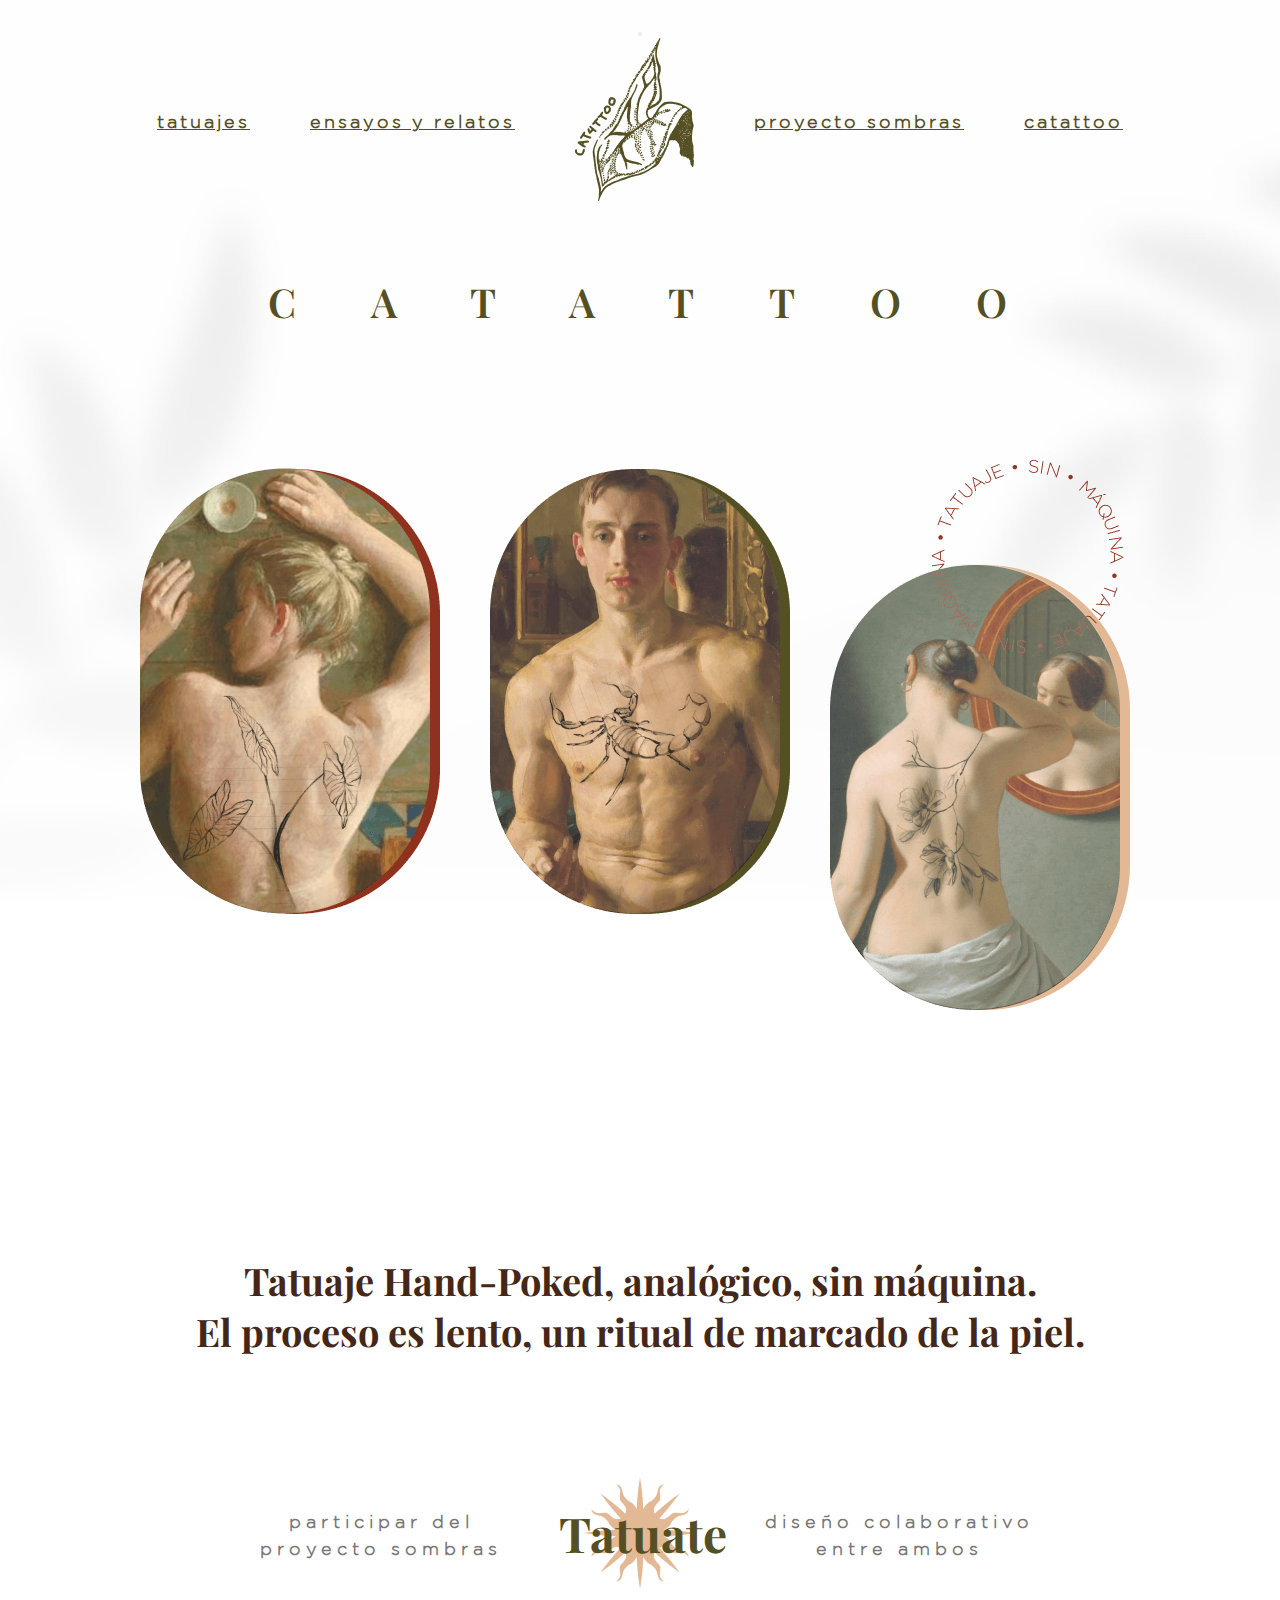
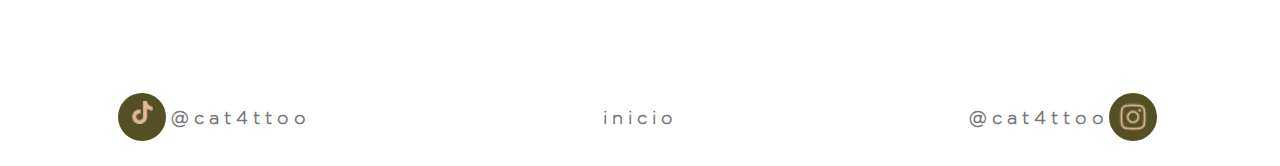
<file: index.html>
<!DOCTYPE html>
<html lang="en">

<head>
    <meta charset="UTF-8">
    <meta http-equiv="X-UA-Compatible" content="IE=edge">
    <!-- OPEN GRAPH -->
    <meta property="og:title" content="Catattoo" />
    <meta property="og:description"
        content="Tatuaje Hand-Poked, analógico, sin máquina. El proceso es lento, un ritual de marcado de la piel." />
    <meta property="og:image" content="https://catattoo.netlify.app/images/sol.png" />
    <meta property="og:url" content="https://catattoo.netlify.app/" />
    <!-- SEO -->
    <meta name="description"
        content="Tatuaje Hand-Poked, analógico, sin máquina.
        El proceso es lento, un ritual de marcado de la piel..">
    <meta name="keywords"
        content="tatuajes, handpoked, sin maquina, sombras, proyecto sombras, plantas, urbanismo, tattoo, plantas nativas, Catalina Santero, arboles">
    <meta name="viewport" content="width=device-width, initial-scale=1.0">
    <!-- B O O T S T R A P -->
    <link href="https://cdn.jsdelivr.net/npm/bootstrap@5.1.3/dist/css/bootstrap.min.css" rel="stylesheet"
        integrity="sha384-1BmE4kWBq78iYhFldvKuhfTAU6auU8tT94WrHftjDbrCEXSU1oBoqyl2QvZ6jIW3" crossorigin="anonymous">
    <link rel="shortcut icon" href="./images/favicon2.png" type="image/x-icon">
    <link rel="stylesheet" href="./styles/estilos.css">
    <title>Catattoo</title>
</head>

<body>
    <header class="header">
        <nav class="navbar navbar-expand-lg navbar-light">
            <div class="container-fluid">
                <!-- Se agrega div para poder centrar -->
                <div></div>
                <div class="navegacion">
                    <a class="navbar-brand" href="./index.html">
                        <img src="./images/logoPrincipal.png" alt="">
                    </a>
                </div>
                <button class="navbar-toggler menu" type="button" data-bs-toggle="collapse"
                    data-bs-target="#navbarNavDropdown" aria-controls="navbarNavDropdown" aria-expanded="false"
                    aria-label="Toggle navigation">
                    <span class="navbar-toggler-icon"></span>
                </button>
                <div class="collapse navbar-collapse " id="navbarNavDropdown">
                    <ul class="navbar-nav">
                        <li class="nav-item navUno">
                            <a class="nav-link" aria-current="page" href="./sections/tatuajes.html">tatuajes</a>
                            <img class="hover" src="./images/hover.png" alt="sol">
                        </li>
                        <li class="nav-item navUno">
                            <a class="nav-link" href="./sections/relatos.html">ensayos y relatos</a>
                            <img class="hover" src="./images/hover.png" alt="sol">
                        </li>
                        <li>
                            <a class="navbar-brand navLogo" href="index.html">
                                <img src="./images/logoPrincipal.png" alt="sol">
                            </a>
                        </li>
                        <li class="nav-item navUno">
                            <a class="nav-link" href="./sections/proyectosombras.html">proyecto sombras</a>
                            <img class="hover" src="./images/hover.png" alt="sol">
                        </li>
                        <li class="nav-item navUno">
                            <a class="nav-link" href="./sections/catatto.html">catattoo</a>
                            <img class="hover" src="./images/hover.png" alt="sol">
                        </li>
                    </ul>
                </div>
            </div>
        </nav>
    </header>
    <main>
        <h1>CATATTOO</h1>
        <section class="main__section">
            <div id="carouselExampleIndicators" class="carousel slide" data-bs-ride="carousel">
                <div class="carousel-indicators">
                    <button type="button" data-bs-target="#carouselExampleIndicators" data-bs-slide-to="0"
                        class="active" aria-current="true" aria-label="Slide 1"></button>
                    <button type="button" data-bs-target="#carouselExampleIndicators" data-bs-slide-to="1"
                        aria-label="Slide 2"></button>
                    <button type="button" data-bs-target="#carouselExampleIndicators" data-bs-slide-to="2"
                        aria-label="Slide 3"></button>
                </div>
                <div class="carousel-inner">
                    <div class="carousel-item active">
                        <div class="main__card2">
                            <img src="./images/main1.png" class="main__img" alt="catatto">
                        </div>
                    </div>
                    <div class="carousel-item">
                        <div class="main__card2">
                            <img src="./images/main2.png" class="main__img" alt="catatto">
                        </div>
                    </div>
                    <div class="carousel-item">
                        <div class="main__card2">
                            <img src="./images/main3.png" class="main__img" alt="catatto">
                        </div>
                    </div>
                </div>
                <button class="carousel-control-prev" type="button" data-bs-target="#carouselExampleIndicators"
                    data-bs-slide="prev">
                    <span class="carousel-control-prev-icon" aria-hidden="true"></span>
                    <span class="visually-hidden">Previous</span>
                </button>
                <button class="carousel-control-next" type="button" data-bs-target="#carouselExampleIndicators"
                    data-bs-slide="next">
                    <span class="carousel-control-next-icon" aria-hidden="true"></span>
                    <span class="visually-hidden">Next</span>
                </button>
            </div>
        </section>
        <div class="main__images">
            <div>
                <img class="imagen__home1" src="./images/main1.png" alt="tattoo1">
            </div>
            <div>
                <img class="imagen__home2" src="./images/main2.png" alt="tattoo2">
            </div>
            <img class="imagen__home3" src="./images/carousel3.png" alt="tattoo3">
        </div>
        <p class="main__texto texto">
            Tatuaje Hand-Poked, analógico, sin máquina. <br />
            El proceso es lento, un ritual de marcado de la piel.
        </p>
        <div class="main__subtitulos">
            <h2 class="subtitulo">participar del<br>proyecto sombras</h2>
            <div class="contenedor">
                <img src="./images/sol.png" alt="sol">
                <h2 class="texto--tatuate">Tatuate</h2>
            </div>
            <h2 class="subtitulo">diseño colaborativo<br>entre ambos</h2>
        </div>
    </main>
    <footer>
        <div class="footer__tiktok">
            <div>
                <a href="https://vm.tiktok.com/ZMNDnYn7E"> <img src="./images/tiktok.png" alt="tiktok"> </a>
            </div>
            <h2 class="subtitulo">@cat4ttoo</h2>
        </div>
        <div class="footer__home">
            <a class="subtitulo" href="index.html">inicio</a>
        </div>
        <div class="footer__instagram">
            <h2 class="subtitulo">@cat4ttoo</h2>
            <div>
                <a href="https://www.instagram.com/cat4ttoo/?hl=es"> <img src="./images/instagram.png" alt="instagram"> </a>
            </div>
        </div>
    </footer>
    <script src="https://cdn.jsdelivr.net/npm/bootstrap@5.1.3/dist/js/bootstrap.bundle.min.js"
        integrity="sha384-ka7Sk0Gln4gmtz2MlQnikT1wXgYsOg+OMhuP+IlRH9sENBO0LRn5q+8nbTov4+1p" crossorigin="anonymous">
    </script>
</body>

</html>
</file>
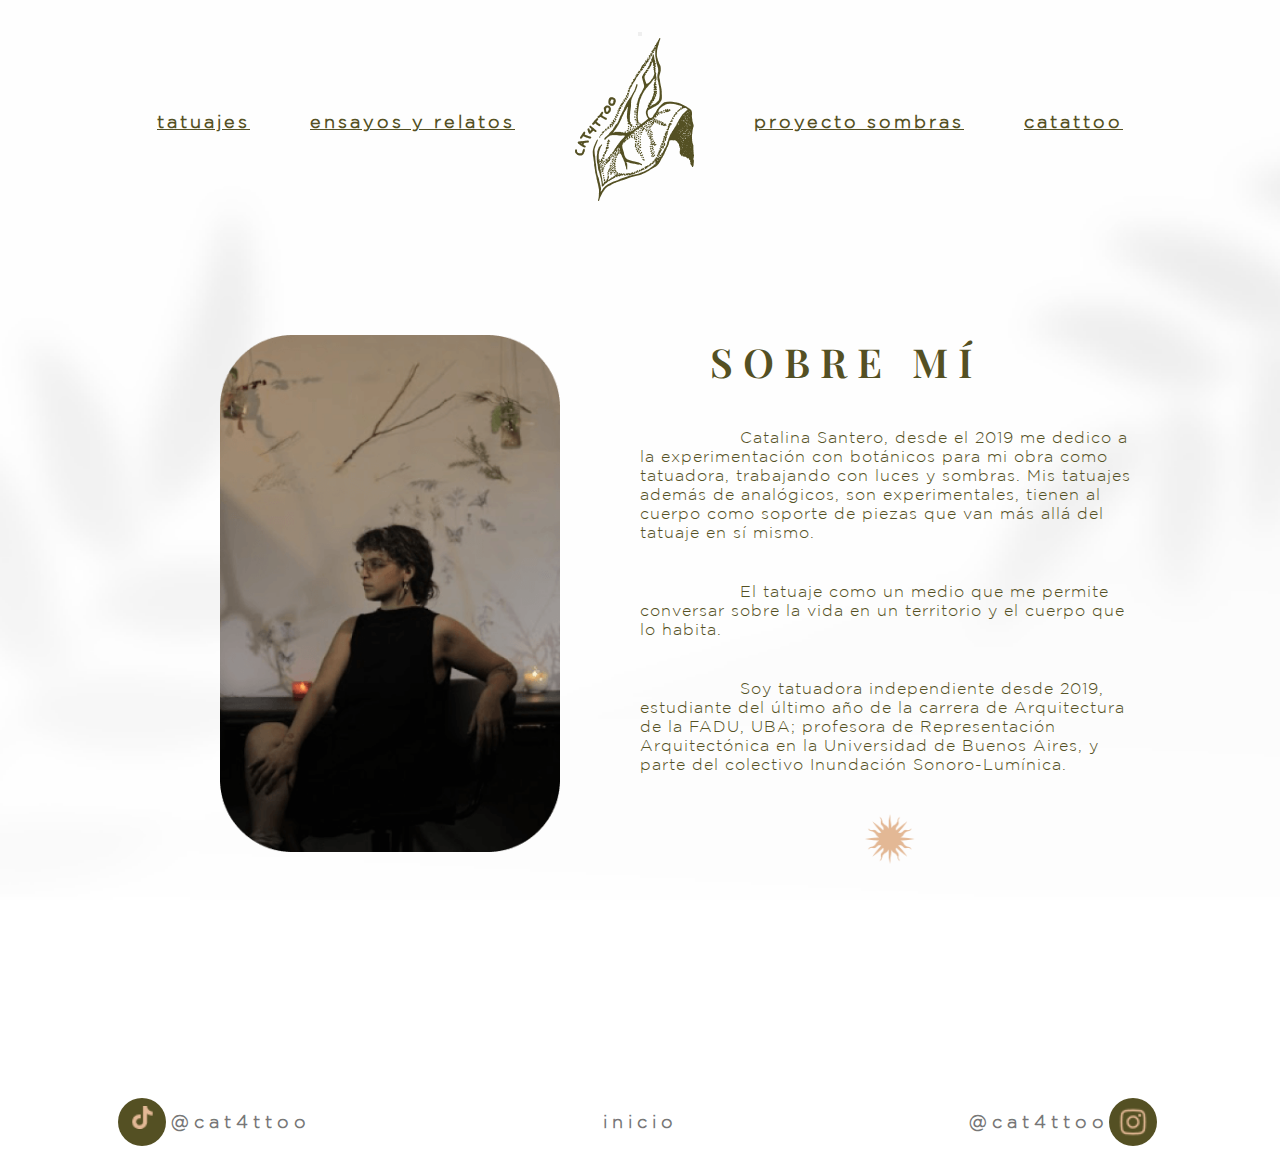
<file: sections/catatto.html>
<!DOCTYPE html>
<html lang="en">

<head>
    <meta charset="UTF-8">
    <meta http-equiv="X-UA-Compatible" content="IE=edge">
    <!-- OPEN GRAPH -->
    <meta property="og:title" content="Catattoo" />
    <meta property="og:description"
        content="Tatuaje Hand-Poked, analógico, sin máquina. El proceso es lento, un ritual de marcado de la piel." />
    <meta property="og:image" content="https://catattoo.netlify.app/images/sol.png" />
    <meta property="og:url" content="https://catattoo.netlify.app/" />
    <!-- SEO -->
    <meta name="description" content="Tatuaje Hand-Poked, analógico, sin máquina.
        El proceso es lento, un ritual de marcado de la piel..">
    <meta name="keywords"
        content="tatuajes, handpoked, sin maquina, sombras, proyecto sombras, plantas, urbanismo, tattoo, plantas nativas, Catalina Santero, arboles">
    <meta name="viewport" content="width=device-width, initial-scale=1.0">
    <!-- B O O T S T R A P -->
    <link href="https://cdn.jsdelivr.net/npm/bootstrap@5.1.3/dist/css/bootstrap.min.css" rel="stylesheet"
        integrity="sha384-1BmE4kWBq78iYhFldvKuhfTAU6auU8tT94WrHftjDbrCEXSU1oBoqyl2QvZ6jIW3" crossorigin="anonymous">
    <link rel="shortcut icon" href="../images/favicon2.png" type="image/x-icon">
    <link rel="stylesheet" href="../styles/estilos.css">
    <title>Catattoo</title>
</head>

<body>
    <header class="header">
        <nav class="navbar navbar-expand-lg navbar-light">
            <div class="container-fluid">
                <!-- Se agrega div para poder centrar -->
                <div></div>
                <div class="navegacion">
                    <a class="navbar-brand" href="../index.html">
                        <img src="../images/logoPrincipal.png" alt="logo">
                    </a>
                </div>
                <button class="navbar-toggler menu" type="button" data-bs-toggle="collapse"
                    data-bs-target="#navbarNavDropdown" aria-controls="navbarNavDropdown" aria-expanded="false"
                    aria-label="Toggle navigation">
                    <span class="navbar-toggler-icon"></span>
                </button>
                <div class="collapse navbar-collapse " id="navbarNavDropdown">
                    <ul class="navbar-nav">
                        <li class="nav-item navUno">
                            <a class="nav-link" aria-current="page" href="./tatuajes.html">tatuajes</a>
                            <img class="hover" src="../images/hover.png" alt="sol">
                        </li>
                        <li class="nav-item navUno">
                            <a class="nav-link" href="./relatos.html">ensayos y relatos</a>
                            <img class="hover" src="../images/hover.png" alt="sol">
                        </li>
                        <li>
                            <a class="navbar-brand navLogo" href="../index.html">
                                <img src="../images/logoPrincipal.png" alt="sol">
                            </a>
                        </li>
                        <li class="nav-item navUno">
                            <a class="nav-link" href="./proyectosombras.html">proyecto sombras</a>
                            <img class="hover" src="../images/hover.png" alt="sol">
                        </li>
                        <li class="nav-item navUno">
                            <a class="nav-link" href="./catatto.html">catattoo</a>
                            <img class="hover" src="../images/hover.png" alt="sol">
                        </li>
                    </ul>
                </div>
            </div>
        </nav>
    </header>
    <main class="catattoo">
        <div>
            <img src="../images/santero.png" alt="Catalina Santero">
        </div>
        <div>
            <h1>SOBRE MÍ</h1>
            <P>Catalina Santero, desde el 2019 me dedico a la experimentación con botánicos para mi obra como tatuadora,
                trabajando con luces y sombras. Mis tatuajes además de analógicos, son experimentales, tienen al cuerpo
                como soporte de piezas que van más allá del tatuaje en sí mismo.</P>
            <P>El tatuaje como un medio que me permite conversar sobre la vida en un territorio y el cuerpo que lo
                habita.</P>
            <P>Soy tatuadora independiente desde 2019, estudiante del último año de la carrera de Arquitectura de la
                FADU, UBA; profesora de Representación Arquitectónica en la Universidad de Buenos Aires, y parte del
                colectivo Inundación Sonoro-Lumínica.</P>
            <div>
                <img src="../images/sol.png" alt="sol">
            </div>
        </div>
    </main>
    <footer>
        <div class="footer__tiktok">
            <div>
                <a href="https://vm.tiktok.com/ZMNDnYn7E"> <img src="../images/tiktok.png" alt="tiktok"> </a>
                </a>
            </div>
            <h2 class="subtitulo">@cat4ttoo</h2>
        </div>
        <div class="footer__home">
            <a class="subtitulo" href="../index.html">inicio</a>
        </div>
        <div class="footer__instagram">
            <h2 class="subtitulo">@cat4ttoo</h2>
            <div>
                <a href="https://www.instagram.com/cat4ttoo/?hl=es"> <img src="../images/instagram.png" alt="instagram">
                </a>
            </div>
        </div>
    </footer>
    <script src="https://cdn.jsdelivr.net/npm/bootstrap@5.1.3/dist/js/bootstrap.bundle.min.js"
        integrity="sha384-ka7Sk0Gln4gmtz2MlQnikT1wXgYsOg+OMhuP+IlRH9sENBO0LRn5q+8nbTov4+1p" crossorigin="anonymous">
    </script>
</body>

</html>
</file>
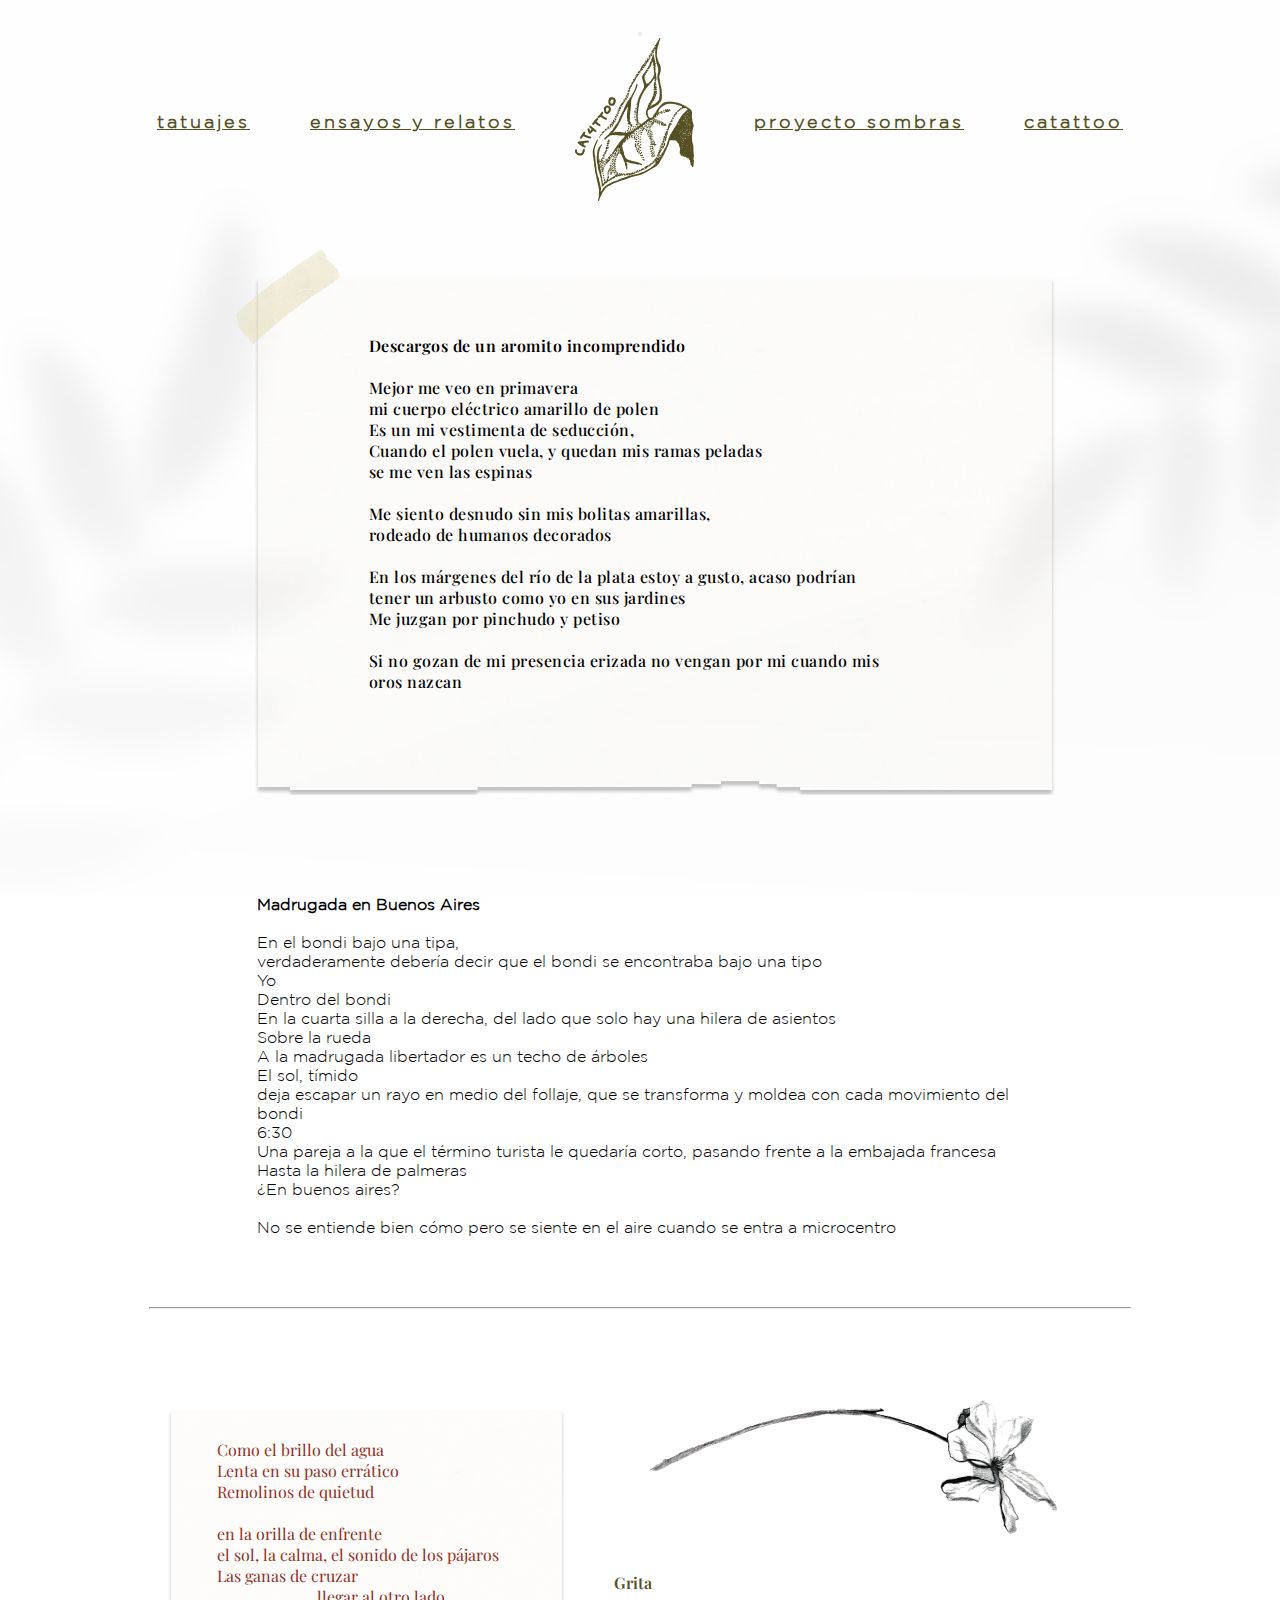
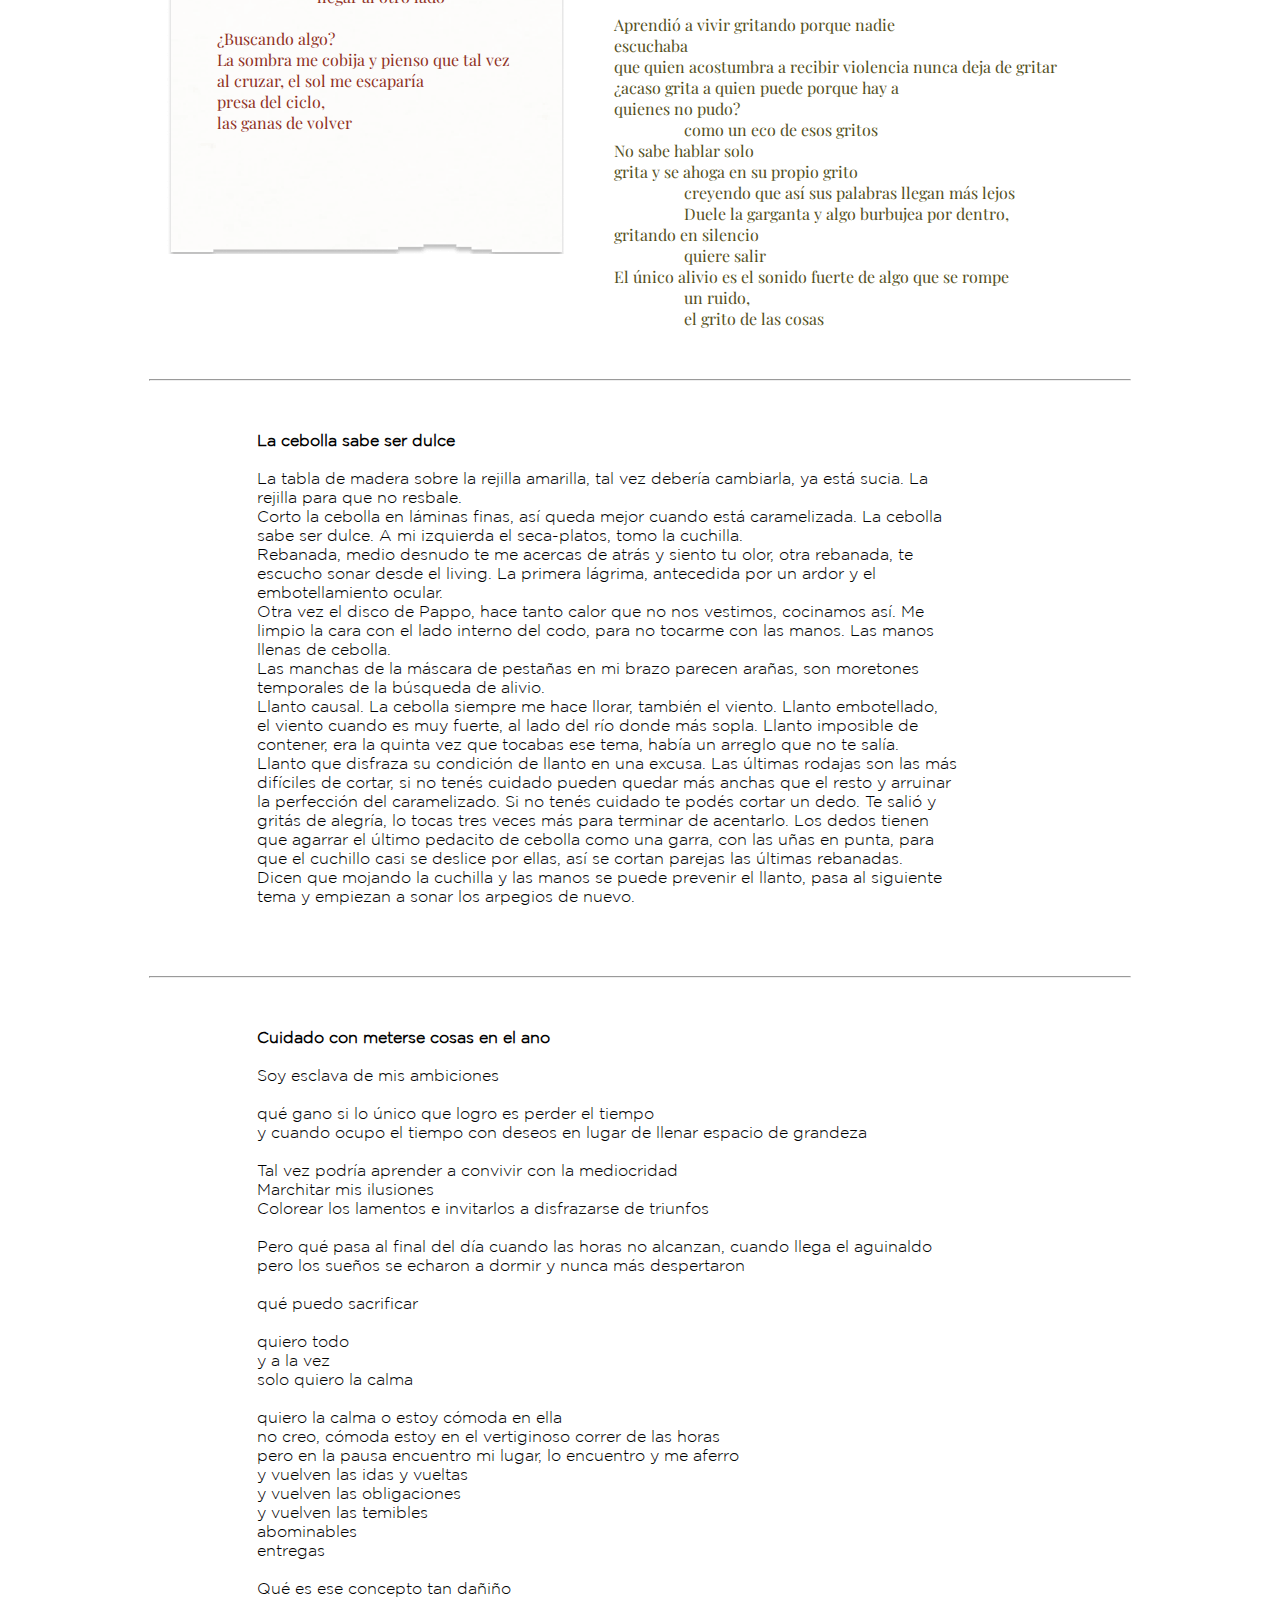
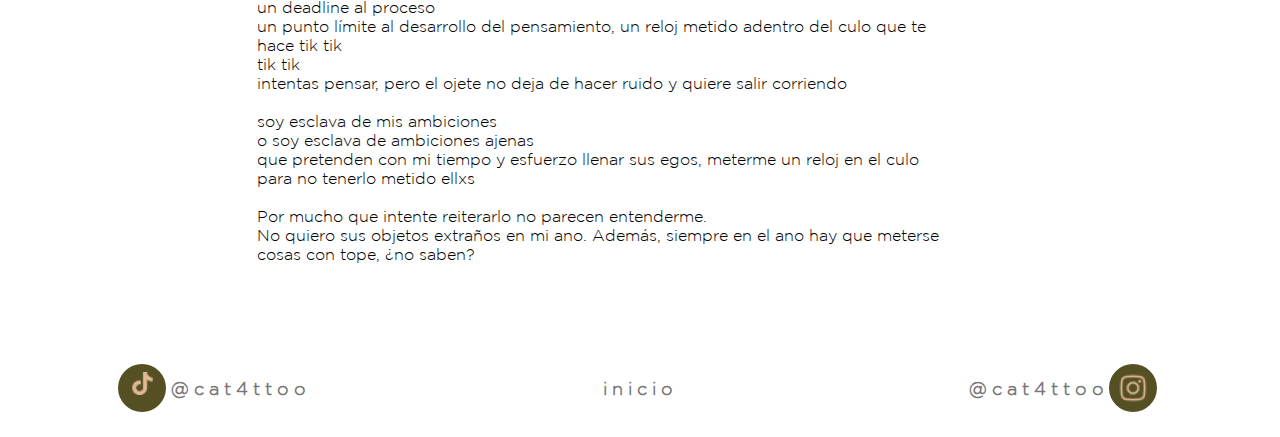
<file: sections/relatos.html>
<!DOCTYPE html>
<html lang="en">
<head>
    <meta charset="UTF-8">
    <meta http-equiv="X-UA-Compatible" content="IE=edge">
    <!-- OPEN GRAPH -->
    <meta property="og:title" content="Catattoo" />
    <meta property="og:description"
        content="Tatuaje Hand-Poked, analógico, sin máquina. El proceso es lento, un ritual de marcado de la piel." />
    <meta property="og:image" content="https://catattoo.netlify.app/images/sol.png" />
    <meta property="og:url" content="https://catattoo.netlify.app/" />
    <!-- SEO -->
    <meta name="description"
        content="Tatuaje Hand-Poked, analógico, sin máquina.
        El proceso es lento, un ritual de marcado de la piel..">
    <meta name="keywords"
        content="tatuajes, handpoked, sin maquina, sombras, proyecto sombras, plantas, urbanismo, tattoo, plantas nativas, Catalina Santero, arboles">
    <meta name="viewport" content="width=device-width, initial-scale=1.0">
    <!-- B O O T S T R A P -->
    <link href="https://cdn.jsdelivr.net/npm/bootstrap@5.1.3/dist/css/bootstrap.min.css" rel="stylesheet"
        integrity="sha384-1BmE4kWBq78iYhFldvKuhfTAU6auU8tT94WrHftjDbrCEXSU1oBoqyl2QvZ6jIW3" crossorigin="anonymous">
    <link rel="shortcut icon" href="../images/favicon2.png" type="image/x-icon">
    <link rel="stylesheet" href="../styles/estilos.css">
    <title>Catattoo</title>
</head>
<body>
    <header class="header">
        <nav class="navbar navbar-expand-lg navbar-light">
            <div class="container-fluid">
                <!-- Se agrega div para poder centrar -->
                <div></div>
                <div class="navegacion">
                    <a class="navbar-brand" href="../index.html">
                        <img src="../images/logoPrincipal.png" alt="">
                    </a>
                </div>
                <button class="navbar-toggler menu" type="button" data-bs-toggle="collapse"
                    data-bs-target="#navbarNavDropdown" aria-controls="navbarNavDropdown" aria-expanded="false"
                    aria-label="Toggle navigation">
                    <span class="navbar-toggler-icon"></span>
                </button>
                <div class="collapse navbar-collapse " id="navbarNavDropdown">
                    <ul class="navbar-nav">
                        <li class="nav-item navUno">
                            <a class="nav-link" aria-current="page" href="./tatuajes.html">tatuajes</a>
                            <img class="hover" src="../images/hover.png" alt="">
                        </li>
                        <li class="nav-item navUno">
                            <a class="nav-link" href="./relatos.html">ensayos y relatos</a>
                            <img class="hover" src="../images/hover.png" alt="">
                        </li>
                        <li>
                            <a class="navbar-brand navLogo" href="../index.html">
                                <img src="../images/logoPrincipal.png" alt="">
                            </a>
                        </li>
                        <li class="nav-item navUno">
                            <a class="nav-link" href="./proyectosombras.html">proyecto sombras</a>
                            <img class="hover" src="../images/hover.png" alt="">
                        </li>
                        <li class="nav-item navUno">
                            <a class="nav-link" href="./catatto.html">catattoo</a>
                            <img class="hover" src="../images/hover.png" alt="">
                        </li>
                    </ul>
                </div>
            </div>
        </nav>
    </header>
    <main>
        <div class="container__relato1">
            <p class="relato1">
                <span class="titulos__relatos">Descargos de un aromito incomprendido</span> <br>
                <br>
                Mejor me veo en primavera<br>
                mi cuerpo eléctrico amarillo de polen<br>
                Es un mi vestimenta de seducción, <br>
                Cuando el polen vuela, y quedan mis ramas peladas<br>
                se me ven las espinas<br>
                <br>
                Me siento desnudo sin mis bolitas amarillas,<br>
                rodeado de humanos decorados <br>
                <br>
                En los márgenes del río de la plata estoy a gusto, acaso podrían <br>
                tener un arbusto como yo en sus jardines<br>
                Me juzgan por pinchudo y petiso<br>
                <br>
                Si no gozan de mi presencia erizada no vengan por mi cuando mis<br>
                oros nazcan
            </p>
        </div>
        <div class="container__relato2">
            <p class="relato2">
                <span class="titulos__relatos--gotham">Madrugada en Buenos Aires</span> <br>
                <br>
                En el bondi bajo una tipa,<br>
                verdaderamente debería decir que el bondi se encontraba bajo una tipo<br>
                Yo<br>
                Dentro del bondi<br>
                En la cuarta silla a la derecha, del lado que solo hay una hilera de asientos<br>
                Sobre la rueda<br>
                A la madrugada libertador es un techo de árboles<br>
                El sol, tímido<br>
                deja escapar un rayo en medio del follaje, que se transforma y moldea con cada movimiento del bondi<br>
                6:30<br>
                Una pareja a la que el término turista le quedaría corto, pasando frente a la embajada francesa<br>
                Hasta la hilera de palmeras<br>
                ¿En buenos aires?<br>
                <br>
                No se entiende bien cómo pero se siente en el aire cuando se entra a microcentro
            </p>
        </div>
        <hr>
        <div class="container__relatos">
            <div class="container__relato3">
                <p class="relato3">
                    Como el brillo del agua <br>
                    Lenta en su paso errático <br>
                    Remolinos de quietud<br>
                    <br>
                    en la orilla de enfrente<br>
                    el  sol, la calma, el sonido de los pájaros<br>
                    Las ganas de cruzar<br>
                    <span class="marginS"> llegar al otro lado </span><br>
                    <br>
                    ¿Buscando algo?<br>
                    La sombra me cobija y pienso que tal vez<br>
                    al cruzar, el sol me escaparía <br>
                    presa del ciclo,<br>
                    las ganas de volver
                </p>
            </div>
            <div class="container__relato4">
                <img class="florRelatos" src="../images/florRelatos.png" alt="florRelatos">
                <p class="relato4">
                    <span class="titulos__relatos">Grita</span> <br>
                    <br>
                    Aprendió a vivir gritando porque nadie <br>
                    escuchaba<br>
                    que quien acostumbra a recibir violencia nunca
                    deja de gritar<br>
                    ¿acaso grita a quien puede porque hay a <br>
                    quienes no pudo?<br>
                    <span style="margin: 35px"></span>como un eco de esos gritos<br>
                    No sabe hablar solo<br>
                    grita y se ahoga en su propio grito<br>
                    <span style="margin: 35px"></span>creyendo que así sus palabras    
                    llegan más lejos<br>
                    <span style="margin: 35px"></span>Duele la garganta y algo burbujea por
                    dentro,<br>
                    gritando en silencio <br>
                    <span style="margin: 35px"></span>quiere salir<br>
                    El único alivio es el sonido fuerte de algo que se
                    rompe<br>
                    <span style="margin: 35px"></span>un ruido, <br>
                    <span style="margin: 35px"></span>el grito de las cosas
                </p>
            </div>
        </div>
        <hr>
        <div class="container__relato5">
            <p class="relato2">
                <span class="titulos__relatos--gotham">La cebolla sabe ser dulce</span> <br>
                <br>
                La tabla de madera sobre la rejilla amarilla, tal vez debería cambiarla, ya está sucia. La <br>
                rejilla para que no resbale. <br>
                Corto la cebolla en láminas finas, así queda mejor cuando está caramelizada. La cebolla <br>
                sabe ser dulce. A mi izquierda el seca-platos, tomo la cuchilla.<br>
                Rebanada, medio desnudo te me acercas de atrás y siento tu olor, otra rebanada, te <br>
                escucho sonar desde el living. La primera lágrima, antecedida por un ardor y el <br>
                embotellamiento ocular.<br>
                Otra vez el disco de Pappo, hace tanto calor que no nos vestimos, cocinamos así. Me <br>
                limpio la cara con el lado interno del codo, para no tocarme con las manos. Las manos <br>
                llenas de cebolla.<br>
                Las manchas de la máscara de pestañas en mi brazo parecen arañas, son moretones <br>
                temporales de la búsqueda de alivio.<br>
                Llanto causal. La cebolla siempre me hace llorar, también el viento. Llanto embotellado, <br>
                el viento cuando es muy fuerte, al lado del río donde más sopla. Llanto imposible de <br>
                contener, era la quinta vez que tocabas ese tema, había un arreglo que no te salía. <br>
                Llanto que disfraza su condición de llanto en una excusa. Las últimas rodajas son las más<br>
                difíciles de cortar, si no tenés cuidado pueden quedar más anchas que el resto y arruinar<br>
                la perfección del caramelizado. Si no tenés cuidado te podés cortar un dedo. Te salió y<br>
                gritás de alegría, lo tocas tres veces más para terminar de acentarlo. Los dedos tienen <br>
                que agarrar el último pedacito de cebolla como una garra, con las uñas en punta, para <br>
                que el cuchillo casi se deslice por ellas, así se cortan parejas las últimas rebanadas.<br>
                Dicen que mojando la cuchilla y las manos se puede prevenir el llanto, pasa al siguiente <br>
                tema y empiezan a sonar los arpegios de nuevo.
            </p>
        </div>
        <hr>
        <div class="container__relato5">
            <p class="relato2">
                <span class="titulos__relatos--gotham">Cuidado con meterse cosas en el ano</span> <br>
                <br>
                Soy esclava de mis ambiciones<br>
                <br>
                qué gano si lo único que logro es perder el tiempo<br>
                y cuando ocupo el tiempo con deseos en lugar de llenar espacio de grandeza<br>
                <br>
                Tal vez podría aprender a convivir con la mediocridad<br>
                Marchitar mis ilusiones <br>
                Colorear los lamentos e invitarlos a disfrazarse de triunfos<br>
                <br>
                Pero qué pasa al final del día cuando las horas no alcanzan, cuando llega el aguinaldo <br>
                pero los sueños se echaron a dormir y nunca más despertaron<br>
                <br>
                qué puedo sacrificar<br>
                <br>
                quiero todo<br>
                y a la vez<br>
                solo quiero la calma<br>
                <br>
                quiero la calma o estoy cómoda en ella<br>
                no creo, cómoda estoy en el vertiginoso correr de las horas<br>
                pero en la pausa encuentro mi lugar, lo encuentro y me aferro<br>
                y vuelven las idas y vueltas<br>
                y vuelven las obligaciones<br>
                y vuelven las temibles<br>
                abominables<br>
                entregas<br>
                <br>
                Qué es ese concepto tan dañiño<br>
                un deadline al proceso<br>
                un punto límite al desarrollo del pensamiento, un reloj metido adentro del culo que te <br>
                hace tik tik<br>
                tik tik<br>
                intentas pensar, pero el ojete no deja de hacer ruido y quiere salir corriendo<br>
                <br>
                soy esclava de mis ambiciones<br>
                o soy esclava de ambiciones ajenas<br>
                que pretenden con mi tiempo y esfuerzo llenar sus egos, meterme un reloj en el culo <br>
                para no tenerlo metido ellxs <br>
                <br>
                Por mucho que intente reiterarlo no parecen entenderme. <br>
                No quiero sus objetos extraños en mi ano. Además, siempre en el ano hay que meterse <br>
                cosas con tope, ¿no saben?
            </p>
        </div>
    </main>
    <footer>
        <div class="footer__tiktok">
            <div>
                <a href="https://vm.tiktok.com/ZMNDnYn7E"> <img src="../images/tiktok.png" alt="tiktok"> </a>
            </div>
            <h2 class="subtitulo">@cat4ttoo</h2>
        </div>
        <div class="footer__home">
            <a class="subtitulo" href="../index.html">inicio</a>
        </div>
        <div class="footer__instagram">
            <h2 class="subtitulo">@cat4ttoo</h2>
            <div>
                <a href="https://www.instagram.com/cat4ttoo/?hl=es"> <img src="../images/instagram.png" alt="instagram"> </a>
            </div>
        </div>
    </footer>
    <script src="https://cdn.jsdelivr.net/npm/bootstrap@5.1.3/dist/js/bootstrap.bundle.min.js"
        integrity="sha384-ka7Sk0Gln4gmtz2MlQnikT1wXgYsOg+OMhuP+IlRH9sENBO0LRn5q+8nbTov4+1p" crossorigin="anonymous">
    </script>
</body>
</html>
</file>
<file: styles/estilos.css>
@import url('https://fonts.googleapis.com/css2?family=Playfair+Display:wght@500&display=swap');

* {
    margin: 0;
    padding: 0;
}

@font-face {
    font-family: "gotham";
    src: url(../fonts/gotham.ttf);
    font-style: normal;
}

/* HEADER */


.header {
    display: flex;
    justify-content: center;
    padding: 20px 0;
}

.header nav div ul {
    display: flex;
    align-items: center;
}

.header nav div ul li {
    padding: 0 30px;
}

.nav-link {
    font-family: 'gotham';
    font-size: 18px;
    color: #545023;
    letter-spacing: 3px;
    font-weight: 600;
    z-index: 1;
}

.header nav div div ul li {
    display: flex;
    flex-direction: column;
    justify-content: center;
    align-items: center;
}

.hover {
    display: none;
}

.navUno:hover>img {
    display: block;
    position: absolute;
    padding-top: 50px;
}

/* MAIN */

.navegacion {
    display: none;
}

h1 {
    font-family: 'Playfair Display', serif;
    ;
    color: #545023;
    font-size: 40px;
    text-align: center;
    letter-spacing: 75px;
    margin-top: 50px;
    margin-left: 70px;
    font-weight: 600;
}

body {
    text-align: center;
    background: rgb(255, 255, 255);
    background: linear-gradient(45deg, rgba(255, 255, 255, 0) 10%, rgba(227, 184, 149, 0.1) 90%);
    background-image: url("../images/fondoSombras.png");
    background-repeat: no-repeat;
    background-position: center;
    background-attachment: fixed;
    background-size: cover;
}

/* .fondoSombras {
    background-image: url("../images/fondoSombras.png");
    background-repeat: no-repeat;
    background-position: center;
    background-attachment: fixed;
    background-size: cover;
} */

.main__images {
    display: flex;
    justify-content: center;
    align-items: center;
    margin-top: -50px;
}

.main__images div {
    height: 697px;
    width: 320px;
    padding-top: 190px;
    margin-right: 30px;
}

.main__texto {
    margin-left: auto;
    margin-right: auto;
    margin: 90px 15px 0 15px;
}

.texto {
    font-family: 'Playfair Display', serif;
    color: #442719;
    font-size: 38px;
    text-align: center;
    font-weight: bold;
}

.main__subtitulos {
    display: flex;
    justify-content: center;
    align-items: center;
    margin-top: 120px;
}

.main__subtitulos .subtitulo {
    width: 405px;
}

.subtitulo {
    font-family: "gotham";
    color: #0000008c;
    font-size: 18px;
    font-weight: 600;
    text-align: center;
    letter-spacing: 5px;
    line-height: 1.5;
}

.contenedor {
    position: relative;
    text-align: center;
}

.texto--tatuate {
    font-family: 'Playfair Display', serif;
    color: #545023;
    font-size: 3em;
    font-weight: bold;
    position: absolute;
    top: 24px;
    left: -25px;
}

/* CAROUSEL */

.carousel {
    display: none;
}

.carousel-indicators [data-bs-target] {
    border-radius: 100%;
    height: 20px;
    width: 20px;
    background-color: #D9D9D9;
}

.carousel-indicators .active {
    background-color: #8F311F;
}

.carousel-indicators {
    top: 480px;
}

.carousel-control-next-icon,
.carousel-control-prev-icon {
    display: none;
}

.carousel-inner {
    margin-top: 70px;
}

/* FOOTER SEBAS */

footer {
    margin-bottom: 0;
    margin-top: 100px;
    padding-bottom: 25px;
    display: flex;
    justify-content: space-between;
}

a:hover {
    color: #000000b3;
}

footer div {
    width: 311px;
}

footer div a {
    text-decoration: none;
}

.footer__home {
    display: flex;
    justify-content: center;
    align-items: center;
}

.footer__instagram {
    display: flex;
    justify-content: start;
    align-items: center;
}

.footer__instagram img {
    width: 32px;
    height: 32px;
    position: relative;
    top: 8px;
}

.footer__instagram div {
    height: 48px;
    width: 48px;
    background-color: #545023;
    border-radius: 100%;
}

.footer__tiktok {
    display: flex;
    justify-content: end;
    align-items: center;
}

.footer__tiktok img {
    width: 23px;
    height: 23px;
    position: relative;
    top: 8px;
}

.footer__tiktok div {
    height: 48px;
    width: 48px;
    background-color: #545023;
    border-radius: 100%;
    margin-right: 5px;
}

/* SECCIÓN CATTATOO */

.catattoo {
    display: flex;
    align-items: flex-start;
    justify-content: center;
    margin: 70px 0 230px;
}

.catattoo div {
    width: 500px;
    margin-top: 40px;
}

.catattoo div img {
    width: 340px;
}

.catattoo div h1 {
    display: flex;
    letter-spacing: 10px;
    margin-top: 0;
    font-family: 'Playfair Display', serif;
}

.catattoo div p {
    font-family: 'gotham';
    text-align: start;
    text-indent: 20%;
    margin-top: 40px;
    color: #545023;
    letter-spacing: 1px;
}

.catattoo div div img {
    width: 50px;
}

/* TATUAJES*/

/* TATUJES */

.cell img{
    width: 430px;
    height: 620px;
}

.tatu img{
    width: 270px;
    height: 380px;
}

.nati img{
    width: 450px;
    height: 320px;
}

.banner{
    margin: 50px 0;
}

.banner2{
    margin: 150px 0;
}

.banner3{
    margin: 150px 0;
}

.banner4{
    margin: 80px 0;
}

.tatuajesTitulo{
    display: flex;
    justify-content: center;
    align-items: center;
    margin: 120px 0;
}

.tatuajesTitulo h1{
    font-size: 32px;
}

.tatuajesTitulo img{
    width: 60px;
    padding-top: 40px;
}

.tatuajesH2 {
    font-family: 'Playfair Display', serif;
    color: #545023;
    font-size: 30px;
    text-align: center;
    letter-spacing: 15px;
    font-weight: 600;
}

.tatuajesSegundoTitulo{
    display: flex;
    justify-content: center;
    align-items: center;
    margin: 100px 0;
}


.subtituloTatuajes{
    font-family: "gotham";
    color: #0000008c;
    font-size: 18px;
    font-weight: 600;
    text-align: center;
    letter-spacing: 1px;
    line-height: 1.5;
    width: 350px;
    margin: 0 50px;
}

/* Relatos */
.titulos__relatos {
    font-family: 'Playfair Display', serif;
    font-weight: 600;
    font-size: 1em;
    text-align: start;
}

.titulos__relatos--gotham {
    font-family: 'gotham';
    font-weight: bolder;
    font-size: 1em;
    text-align: start;
}

.container__relato1 {
    background-image: url("../images/fondoPapel.png");
    width: 843px;
    height: 570px;
    margin-left: auto;
    margin-right: auto;
}

.relato1 {
    font-family: 'Playfair Display', serif;
    font-weight: 500;
    font-size: 1em;
    padding-top: 110px;
    padding-left: 150px;
    letter-spacing: 0.5px;
    text-align: start;
}

.container__relato2 {
    width: 794px;
    margin-left: auto;
    margin-right: auto;
    margin-top: 100px;
}

.relato2 {
    font-family: "gotham";
    margin-bottom: 70px;
    padding-left: 14px;
    text-align: start;
}

.container__relato3 {
    background-image: url("../images/fondoPapel2.png");
    width: 397px;
    height: 445px;
    margin-top: 50px;
}

.relato3 {
    font-family: 'Playfair Display', serif;
    font-weight: 400;
    font-size: 1em;
    color: #8F311F;
    padding: 30px 0 0 50px;
    text-align: start;
}

.container__relatos {
    display: flex;
    justify-content: center;
    margin: 50px
}

.container__relato4 {
    width: 500px;
    margin-left: 50px;
}

.relato4 {
    font-family: 'Playfair Display', serif;
    font-weight: 400;
    font-size: 1em;
    color: #545023;
    text-align: start;
}

.container__relato5 {
    width: 794px;
    margin-left: auto;
    margin-right: auto;
    margin-top: 50px;
}

hr {
    width: 980px;
    margin: auto
}

.marginS {
    margin: 100px;
}

/* Proyecto sombras */
.video {
    width: 1008px;
    height: 567px;
    margin-top: 100px;
}

.proyectoTitulo {
    font-family: 'Playfair Display', serif;
    font-size: 2em;
    color: #545023;
    letter-spacing: 10px;
    margin: 0 40px;
    font-weight: 700;
}

.sol {
    width: 40px;
    margin-bottom: 30px;
}

.proyectoSubtitulo--1 {
    font-family: 'Playfair Display', serif;
    font-size: 1.4em;
    color: #442719;
    letter-spacing: 5px;
    margin: 0 0 0 0;
    font-weight: 700;
    text-align: center;
}

.proyectoSubtitulo--2 {
    font-family: 'Playfair Display', serif;
    font-size: 1.4em;
    color: #8F311F;
    letter-spacing: 5px;
    margin: 0 0 0 140px;
    font-weight: 700;
    text-align: center;
}

.proyectoParrafo--1 {
    font-family: 'Gotham';
    font-size: 1em;
    width: 900px;
    text-align: center;
    margin: 100px auto;
    line-height: 35px;
}

.proyectoSubtitulo--3 {
    font-family: "Gotham";
    font-size: 1.4em;
    text-align: center;
    margin-bottom: 60px;
}

.proyectoSubtitulo--4 {
    font-family: 'Playfair Display', serif;
    font-size: 1.8em;
    color: #C2AB1D;
    font-weight: 700;
    width: 200px;
    text-align: center;
}

.proyectoSubtitulo--5 {
    font-family: 'Playfair Display', serif;
    font-size: 1.8em;
    color: #8F311F;
    font-weight: 700;
    width: 200px;
    text-align: center;
}

.sol--2 {
    margin: 20px 200px;
}

.main__lineaTiempo {
    margin-top: 100px;
}

.texto__izquierda {
    font-family: "Gotham";
    font-size: 1em;
    text-align: end;
    width: 370px;
    margin: 30px 0 135px 0;
}

.texto__derecha {
    font-family: "Gotham";
    font-size: 1em;
    text-align: start;
    width: 370px;
    margin-bottom: 125px;
}

.proyectoSubtitulo--rojoIzquierda {
    font-family: 'Playfair Display', serif;
    font-size: 1.8em;
    color: #8F311F;
    font-weight: 700;
    text-align: end;
    margin-top: 10px;
}

.proyectoSubtitulo--amarilloIzquierda {
    font-family: 'Playfair Display', serif;
    font-size: 1.8em;
    color: #C2AB1D;
    font-weight: 700;
    text-align: end;
    margin-bottom: 115px;
}

.lineaTiempo {
    margin: 50px 80px;
}

.proyectoSubtitulo--rojoDerecha {
    font-family: 'Playfair Display', serif;
    font-size: 1.8em;
    color: #8F311F;
    font-weight: 700;
    text-align: start;
    margin: 146px 0 150px 0;
}

.proyectoSubtitulo--amarilloDerecha {
    font-family: 'Playfair Display', serif;
    font-size: 1.8em;
    color: #C2AB1D;
    font-weight: 700;
    text-align: start;
    margin: 60px 0 150px 0;
}

.numero {
    font-family: 'Playfair Display', serif;
    font-size: 10em;
    color: #E3B895;
    font-weight: 700;
    text-align: center;
    margin-bottom: 70px;
}

.main__arboles {
    margin-top: 150px;
}

.solRojo {
    margin: 100px 60px 0 60px;
}

.proyectoParrafo--2 {
    font-family: "Gotham";
    font-size: 1em;
    width: 290px;
    text-align: center;
    border: 2px solid #000000;
    padding-bottom: 20px;
    border-width: 0 0 5px 0;
    margin-bottom: 150px;
}

.cafecito {
    font-family: 'Playfair Display', serif;
    font-size: 1.8em;
    color: #545023;
    letter-spacing: 10px;
    margin: 0 auto 15px auto;
    text-align: center;
    font-weight: 700;
    width: 493px;
    text-decoration: none;
}

.borderTop {
    border: 5px solid #E3B895;
    border-width: 5px 0 0 0;
    width: 250px;
    margin: 0 auto;
}

/* RESPONSIVE */

@media screen and (max-width: 1256px) {
    .header nav div ul li {
        padding: 0 20px;
    }
}

@media screen and (max-width: 1116px) {
    .header nav div ul li {
        padding: 0 10px;
    }
}

@media screen and (max-width: 991px) {
    .navbar-nav {
        position: absolute;
        left: 50%;
        top: 60%;
        background-color: white;
        border-radius: 12px;
        opacity: 80%;
        box-shadow: 1px 4px 5px 1px #a19e9e;
        height: 400px;
        width: 300px;
        display: flex;
        justify-content: center;
        align-items: center;
        z-index: 999;
    }

    .navegacion {
        display: block;
    }

    .navLogo {
        display: none;
    }

    .navbar {
        width: 100%;
        display: flex;
        justify-content: center;
    }

    .navbar-light .navbar-toggler-icon {
        background-image: url(../images/menu.png);
    }

    .navbar-toggler {
        border: none;
    }

    .collapse:not(.show) {
        border: none;
    }

    .navbar-toggler:focus {
        box-shadow: none;
    }

    .container-fluid {
        width: 80%;
    }

    .navUno a {
        padding: 30px 0;
        color: #000000;
    }

    .navbar-light .navbar-nav .nav-link {
        color: rgba(0, 0, 0, .9);
    }

    .navbar-brand {
        margin-right: 0;
        margin-left: 30px;
    }

    .main__images {
        display: none;
    }

    .main__texto {
        font-size: 30px;
    }

    /* MAIN */

    h1 {
        letter-spacing: 55px;
        margin-top: 50px;
        margin-left: 55px;
    }

    .main__texto {
        margin-top: 170px;
    }

    .main__subtitulos {
        flex-direction: column;
        margin: 60px 0 0 0;
    }

    .subtitulo {
        padding: 40px 0;
    }


    /* CAROUSEL */

    .carousel {
        display: block;
    }

    /* FOOTER */

    footer {
        margin-top: 40px;
    }

    .footer__instagram h2 {
        display: none;
    }

    .footer__tiktok h2 {
        display: none;
    }

    /* SECCIÓN CATTATOO */

    .catattoo {
        flex-direction: column;
        margin: 5px 0 30px;
    }

    .catattoo div {
        width: 100%;
        margin-top: 50px;
    }

    .catattoo div img {
        width: 250px;
    }

    .catattoo div h1 {
        display: flex;
        justify-content: center;
        font-size: 25px;
        margin: 30px 0;
    }

    .catattoo div p {
        padding-top: 30px;
        font-size: 20px;
        margin: 0 40px;
    }

    /* Relatos */

    hr {
        width: 600px;
    }

    .container__relato1 {
        background-image: url("../images/fondoPapelM.png");
        width: 590px;
        height: 395px;
    }
    
    .relato1 {
        font-size: 0.8em;
        padding-top: 50px;
        padding-left: 110px;
    }

    .container__relato2 {
        width: 590px;
        margin-top: 80px;
    }
    
    .relato2 {
        font-size: 0.8em;
        padding-left: 35px;
    }

    .marginS {
        margin: 75px;
    }

    .container__relato3 {
        background-image: url("../images/fondoPapel2M.png");
        width: 282px;
        height: 315px;
        margin-top: 0;
    }
    
    .relato3 {
        font-size: 0.8em;
        padding: 15px 0 0 25px;
    }
    
    .container__relatos {
        display: flex;
        flex-direction: column;
        align-items: center;
        margin: 50px
    }
    
    .container__relato4 {
        width: 250px;
        margin-left: 0;
    }
    
    .relato4 {
        font-size: 0.8em;
        margin-left: 10px;
    }

    .florRelatos {
        width: 275px;
        margin-left: 0px;
        margin-top: 30px;
        margin-bottom: 20px;
    }

    .container__relato5 {
        width: 590px;
        margin-left: auto;
        margin-right: auto;
        margin-top: 50px;
    }

    /* Proyecto sombras */
    
    .proyectoTitulo {
        font-size: 1.6em;
        letter-spacing: 5px;
        margin: 0 25px;
    }
    
    .sol {
        width: 35px;
        margin-bottom: 30px;
    }

    .video {
        width: 650px;
        height: 365.6px;
        margin-top: 100px;
    }
    
    .proyectoSubtitulo--1 {
        font-size: 1.2em;
        letter-spacing: 2px;
    }

    .proyectoSubtitulo--2 {
        font-size: 1.2em;
        letter-spacing: 2px;
        margin: 0 0 0 80px;
    }

    .proyectoParrafo--1 {
        font-size: 0.8em;
        width: 650px;
        line-height: 25px;
    }

    .proyectoSubtitulo--3 {
        font-size: 1.2em;
        margin-bottom: 60px;
    }

    .proyectoSubtitulo--4 {
        font-size: 1.6em;
        width: 200px;
    }

    .proyectoSubtitulo--5 {
        font-size: 1.6em;
        width: 200px;
    }

    .sol--2 {
        margin: 5px 70px;
        width: 80px;
        height: 80px;
    }

    .flecha {
        width: 400px;
    }

    .main__lineaTiempo {
        margin-top: 80px;
    }

    .texto__izquierda {
        font-size: 0.8em;
        width: 259px;
        margin: 35px 0 95px 0;
    }

    .texto__derecha {
        font-size: 0.8em;
        width: 259px;
        margin-bottom: 85px;
    }

    .proyectoSubtitulo--rojoIzquierda {
        font-size: 1.6em;
    }

    .proyectoSubtitulo--amarilloIzquierda {
        font-size: 1.6em;
        margin-bottom: 58px;
    }

    .lineaTiempo {
        margin: 50px 40px;
        width: 40px;
    }

    .proyectoSubtitulo--rojoDerecha {
        font-size: 1.6em;
        margin: 105px 0 100px 0;
    }

    .proyectoSubtitulo--amarilloDerecha {
        font-size: 1.6em;
        margin: 50px 0 120px 0;
    }

    .slideNativas {
        margin-top: 0;
    }

    .numero {
        font-size: 8em;
        margin-bottom: 70px;
        margin-top: -40px;
    }

    .main__arboles {
        margin-top: 80px;
    }

    .solRojo {
        height: 100px;
        width: 100px;
        margin: 90px 40px 0 40px;
    }

    .proyectoParrafo--2 {
        font-size: 0.8em;
        width: 230px;
        margin-bottom: 120px;
    }

    .cafecito {
        font-size: 1.6em;
        letter-spacing: 5px;
        width: 493px;
        
    }

    .borderTop {
        width: 200px;
    }
}

@media screen and (max-width: 760px) {
    .navbar-nav {
        left: 40%;
    }

    .tatuajesSegundoTitulo
    {
        flex-direction: column;
    }

    .tatuajesH2 {
        font-size: 25px;
        text-align: center;
        letter-spacing: 5px;
        font-weight: 600;
    }

    .subtituloTatuajes{
        padding: 25px 0;
    }
}

@media screen and (max-width: 669px) {
    h1 {
        letter-spacing: 15px;
        margin-top: 50px;
        margin-left: 17px;
    }

    .texto {
        font-size: 25px;
    }

    .carousel-inner {
        width: 100%;
    }

    .navbar-nav {
        left: 25%;
    }

    hr {
        width: 325px;
    }

    .container__relato1 {
        background-image: url("../images/fondoPapelS.png");
        width: 326px;
        height: 455px;
    }
    
    .relato1 {
        font-size: 0.7em;
        padding-top: 70px;
        padding-left: 50px;
    }

    .container__relato2 {
        width: 330px;
    }
    
    .relato2 {
        font-size: 0.7em;
    }

    .marginS {
        margin: 75px;
    }

    .container__relato3 {
        background-image: url("../images/fondoPapel2S.png");
        width: 265px;
        height: 280px;
    }
    
    .relato3 {
        font-size: 0.7em;
    }
    
    .container__relato4 {
        width: 250px;
        margin-left: 0;
    }
    
    .relato4 {
        font-size: 0.7em;
        margin-left: 10px;
    }

    .florRelatos {
        width: 225px;
        margin-left: 20px;
    }

    .container__relato5 {
        width: 330px;
        margin-left: auto;
        margin-right: auto;
        margin-top: 50px;
    }

    /* Proyecto sombras */
    
    .proyectoTitulo {
        font-size: 1.2em;
        margin: 0 10px;
    }
    
    .sol {
        width: 25px;
    }

    .video {
        width: 340px;
        height: 191.2px;
        margin-top: 70px;
    }
    
    .proyectoSubtitulo--1 {
        font-size: 1.0em;
    }

    .proyectoSubtitulo--2 {
        font-size: 1.0em;
        margin: 0 0 0 10px;
    }

    .proyectoParrafo--1 {
        font-size: 0.6em;
        width: 340px;
        line-height: 20px;
        margin: 70px auto;
    }

    .proyectoSubtitulo--3 {
        font-size: 1.0em;
        margin-bottom: 60px;
    }

    .proyectoSubtitulo--4 {
        font-size: 1em;
        width: 110px;
    }

    .proyectoSubtitulo--5 {
        font-size: 1em;
        width: 110px;
    }

    .sol--2 {
        margin: 5px 30px;
        width: 50px;
        height: 50px;
    }

    .flecha {
        width: 250px;
    }

    .main__lineaTiempo {
        margin-top: 50px;
    }

    .texto__izquierda {
        font-size: 0.6em;
        width: 135px;
        margin: 25px 0 55px 0;
    }

    .texto__derecha {
        font-size: 0.6em;
        width: 135px;
        margin-bottom: 35px;
    }

    .proyectoSubtitulo--rojoIzquierda {
        font-size: 1.2em;
        margin-top: 22px;
    }

    .proyectoSubtitulo--amarilloIzquierda {
        font-size: 1.2em;
        margin-bottom: 35px;
    }

    .lineaTiempo {
        margin: 50px 20px 120px 20px;
        width: 30px;
    }

    .proyectoSubtitulo--rojoDerecha {
        font-size: 1.2em;
        margin: 65px 0 50px 0;
    }

    .proyectoSubtitulo--amarilloDerecha {
        font-size: 1.2em;
        margin: 48px 0 70px 0;
    }

    .slideNativas {
        margin-top: -30px;
    }

    .imgNativa {
        width: 350px;
    }

    .numero {
        font-size: 6em;
        margin-bottom: 70px;
        margin-top: -40px;
    }

    .solRojo {
        height: 70px;
        width: 70px;
        margin: 110px 5px 0 5px;
    }

    .proyectoParrafo--2 {
        font-size: 0.6em;
        width: 111px;
        margin-bottom: 85px;
        height: 101px;
        padding-bottom: 10px;
    }

    .cafecito {
        font-size: 1.2em;
        width: 340px;
    }

    .borderTop {
        width: 100px;
    }
}

@media screen and (max-width: 424px) {
    .navbar-nav {
        left: 7%;
    }

    .tatuajesTitulo{
        margin: 0;
    }

    .banner2{
        margin: 90px 0;
    }

    .banner3{
        margin: 90px 0;
    }

    .imgTatuajes{
        width: 400px;
    }

    .tatuajesH1{
        letter-spacing: 10px;
        margin-top: 50px;
        margin-left: 17px;
    }

    /* tatuajes */
    .main-carousel div img{
        width: 350px;
    }

    .cell img{
        width: 430px;
        height: 550px;
    }
    
    .tatu img{
        width: 270px;
        height: 380px;
    }
    
    .nati img{
        width: 450px;
        height: 320px;
    }
}
</file>
